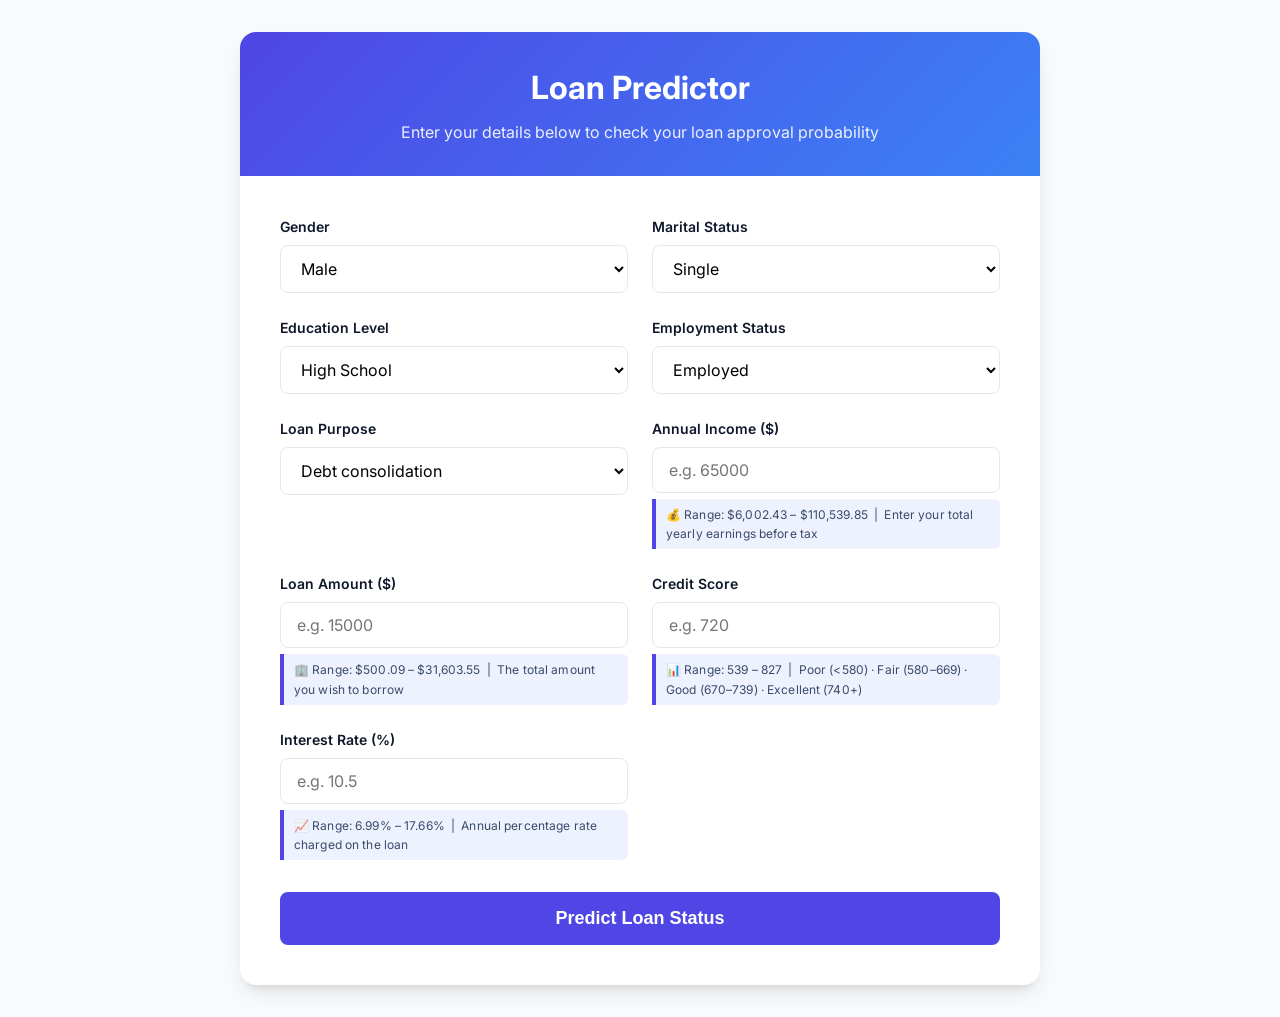
<file: frontend/index.html>
<!DOCTYPE html>
<html lang="en">
<head>
    <meta charset="UTF-8">
    <meta name="viewport" content="width=device-width, initial-scale=1.0">
    <title>Loan Predictor</title>
    <link rel="stylesheet" href="styles.css">
    <link href="https://fonts.googleapis.com/css2?family=Inter:wght@400;500;600;700&display=swap" rel="stylesheet">
    <style>
        /* Inline override – ensures hints are always visible */
        .field-hint {
            display: block !important;
            visibility: visible !important;
            opacity: 1 !important;
            margin-top: 6px;
            font-size: 0.75rem;
            font-family: 'Inter', sans-serif;
            color: #3b4a6b;
            background: #eef2ff;
            border-left: 4px solid #4f46e5;
            border-radius: 0 6px 6px 0;
            padding: 6px 10px;
            line-height: 1.6;
        }
    </style>
</head>
<body>
    <div class="container">
        <header>
            <h1>Loan Predictor</h1>
            <p>Enter your details below to check your loan approval probability</p>
        </header>

        <div class="main-content">
            <form id="prediction-form">
                <div class="form-grid">
                    <!-- Categorical Features -->
                    <div class="input-group">
                        <label for="gender">Gender</label>
                        <select id="gender" required>
                            <option value="Male">Male</option>
                            <option value="Female">Female</option>
                        </select>
                    </div>

                    <div class="input-group">
                        <label for="marital_status">Marital Status</label>
                        <select id="marital_status" required>
                            <option value="Single">Single</option>
                            <option value="Married">Married</option>
                        </select>
                    </div>

                    <div class="input-group">
                        <label for="education_level">Education Level</label>
                        <select id="education_level" required>
                            <option value="High School">High School</option>
                            <option value="Bachelor's">Bachelor's</option>
                            <option value="Master's">Master's</option>
                            <option value="PhD">PhD</option>
                        </select>
                    </div>

                    <div class="input-group">
                        <label for="employment_status">Employment Status</label>
                        <select id="employment_status" required>
                            <option value="Employed">Employed</option>
                            <option value="Self-employed">Self-employed</option>
                            <option value="Unemployed">Unemployed</option>
                        </select>
                    </div>

                    <div class="input-group">
                        <label for="loan_purpose">Loan Purpose</label>
                        <select id="loan_purpose" required>
                            <option value="Debt consolidation">Debt consolidation</option>
                            <option value="Credit card">Credit card</option>
                            <option value="Home improvement">Home improvement</option>
                            <option value="Other">Other</option>
                        </select>
                    </div>


                    <!-- Numerical Features -->
                    <div class="input-group">
                        <label for="annual_income">Annual Income ($)</label>
                        <input type="number" id="annual_income" placeholder="e.g. 65000" step="any" min="6002.43" max="110539.85" required>
                        <span class="field-hint">&#128176; Range: $6,002.43 &ndash; $110,539.85 &nbsp;|&nbsp; Enter your total yearly earnings before tax</span>
                    </div>

                    <div class="input-group">
                        <label for="loan_amount">Loan Amount ($)</label>
                        <input type="number" id="loan_amount" placeholder="e.g. 15000" step="any" min="500.09" max="31603.55" required>
                        <span class="field-hint">&#127970; Range: $500.09 &ndash; $31,603.55 &nbsp;|&nbsp; The total amount you wish to borrow</span>
                    </div>

                    <div class="input-group">
                        <label for="credit_score">Credit Score</label>
                        <input type="number" id="credit_score" placeholder="e.g. 720" min="539" max="827" required>
                        <span class="field-hint">&#128202; Range: 539 &ndash; 827 &nbsp;|&nbsp; Poor (&lt;580) &middot; Fair (580&ndash;669) &middot; Good (670&ndash;739) &middot; Excellent (740+)</span>
                    </div>

                    <div class="input-group">
                        <label for="interest_rate">Interest Rate (%)</label>
                        <input type="number" id="interest_rate" placeholder="e.g. 10.5" step="any" min="6.99" max="17.66" required>
                        <span class="field-hint">&#128200; Range: 6.99% &ndash; 17.66% &nbsp;|&nbsp; Annual percentage rate charged on the loan</span>
                    </div>
                </div>

                <button type="submit" id="submit-btn">Predict Loan Status</button>
            </form>

            <div id="result-container" class="result-container hidden">
                <div id="loading" class="hidden">
                    <div class="spinner"></div>
                    <p>Analyzing...</p>
                </div>
                <div id="prediction-result" class="hidden">
                    <h2 id="status-text"></h2>
                    <p style="font-weight: 600; margin-bottom: 1rem; color: var(--text-main);">Raw Prediction: <span id="raw-prediction"></span></p>
                    <div class="prob-container">
                        <p>Confidence: <span id="prob-text"></span></p>
                        <div class="progress-bar">
                            <div id="progress-fill" class="progress-fill"></div>
                        </div>
                    </div>
                </div>
                <div id="error-message" class="hidden error"></div>
            </div>
        </div>
    </div>

    <script>
        document.getElementById('prediction-form').addEventListener('submit', async (e) => {
            e.preventDefault();
            
            // Show loading state
            const resultContainer = document.getElementById('result-container');
            const loading = document.getElementById('loading');
            const predictionResult = document.getElementById('prediction-result');
            const errorMessage = document.getElementById('error-message');
            const submitBtn = document.getElementById('submit-btn');
            
            resultContainer.classList.remove('hidden');
            loading.classList.remove('hidden');
            predictionResult.classList.add('hidden');
            errorMessage.classList.add('hidden');
            submitBtn.disabled = true;

            // Collect data
            const data = {
                gender: document.getElementById('gender').value,
                marital_status: document.getElementById('marital_status').value,
                education_level: document.getElementById('education_level').value,
                employment_status: document.getElementById('employment_status').value,
                loan_purpose: document.getElementById('loan_purpose').value,
                annual_income: parseFloat(document.getElementById('annual_income').value),
                loan_amount: parseFloat(document.getElementById('loan_amount').value),
                credit_score: parseInt(document.getElementById('credit_score').value),
                interest_rate: parseFloat(document.getElementById('interest_rate').value)
            };

            try {
                // Change localhost to point to the FastAPI service running locally.
                // Assuming users access this via http://localhost:3000 -> API is at localhost:8000
                const response = await fetch('http://localhost:8000/predict', {
                    method: 'POST',
                    headers: {
                        'Content-Type': 'application/json'
                    },
                    body: JSON.stringify(data)
                });

                if (!response.ok) {
                    const errorData = await response.json();
                    let errMsg = errorData.detail;
                    if (typeof errMsg === 'object') {
                        errMsg = JSON.stringify(errMsg);
                    }
                    throw new Error(errMsg || 'Prediction failed');
                }

                const result = await response.json();
                
                // Process result
                loading.classList.add('hidden');
                predictionResult.classList.remove('hidden');
                
                const statusText = document.getElementById('status-text');
                const probText = document.getElementById('prob-text');
                const progressFill = document.getElementById('progress-fill');
                const rawPrediction = document.getElementById('raw-prediction');
                
                rawPrediction.textContent = result.prediction;
                
                // Note: FastAPI returns probability_paid_back
                // For progress bar, we want to show confidence. If prediction=1, confidence is prob_paid_back.
                // If prediction=0, confidence is prob_not_paid_back.
                const confidence = result.prediction === 1 
                    ? result.probability_paid_back * 100 
                    : result.probability_not_paid_back * 100;
                    
                probText.textContent = `${confidence.toFixed(1)}%`;
                progressFill.style.width = `${confidence}%`;

                if (result.prediction === 1) {
                    statusText.textContent = 'Likely to Pay Back';
                    statusText.className = 'status-approved';
                    progressFill.style.backgroundColor = 'var(--success-color)';
                } else {
                    statusText.textContent = 'High Risk of Default';
                    statusText.className = 'status-rejected';
                    progressFill.style.backgroundColor = 'var(--danger-color)';
                }

            } catch (error) {
                loading.classList.add('hidden');
                errorMessage.classList.remove('hidden');
                errorMessage.textContent = `Error: ${error.message}`;
            } finally {
                submitBtn.disabled = false;
            }
        });
    </script>
</body>
</html>
</file>
<file: frontend/styles.css>
:root {
    --primary-color: #4f46e5;
    --primary-hover: #4338ca;
    --bg-color: #f8fafc;
    --card-bg: #ffffff;
    --text-main: #0f172a;
    --text-muted: #64748b;
    --border-color: #e2e8f0;
    --success-color: #10b981;
    --danger-color: #ef4444;
}

* {
    box-sizing: border-box;
    margin: 0;
    padding: 0;
}

body {
    font-family: 'Inter', -apple-system, BlinkMacSystemFont, "Segoe UI", Roboto, sans-serif;
    background-color: var(--bg-color);
    color: var(--text-main);
    line-height: 1.5;
    display: flex;
    justify-content: center;
    align-items: center;
    min-height: 100vh;
    padding: 2rem;
}

.container {
    background: var(--card-bg);
    width: 100%;
    max-width: 800px;
    border-radius: 1rem;
    box-shadow: 0 10px 25px -5px rgba(0, 0, 0, 0.1), 0 8px 10px -6px rgba(0, 0, 0, 0.1);
    overflow: hidden;
}

header {
    background: linear-gradient(135deg, #4f46e5 0%, #3b82f6 100%);
    color: white;
    padding: 2rem;
    text-align: center;
}

header h1 {
    font-size: 2rem;
    font-weight: 700;
    margin-bottom: 0.5rem;
}

header p {
    opacity: 0.9;
    font-size: 1rem;
}

.main-content {
    padding: 2.5rem;
}

.form-grid {
    display: grid;
    grid-template-columns: 1fr 1fr;
    gap: 1.5rem;
    margin-bottom: 2rem;
}

@media (max-width: 600px) {
    .form-grid {
        grid-template-columns: 1fr;
    }
}

.input-group {
    display: flex;
    flex-direction: column;
}

.input-group label {
    font-size: 0.875rem;
    font-weight: 600;
    margin-bottom: 0.5rem;
    color: var(--text-main);
}

/* Helper description shown below numerical inputs */
.field-hint {
    margin-top: 0.4rem;
    font-size: 0.72rem;
    color: var(--text-muted);
    background: #f0f4ff;
    border-left: 3px solid var(--primary-color);
    border-radius: 0 0.3rem 0.3rem 0;
    padding: 0.35rem 0.6rem;
    line-height: 1.5;
    letter-spacing: 0.01em;
}

.input-group input, 
.input-group select {
    padding: 0.75rem 1rem;
    border: 1px solid var(--border-color);
    border-radius: 0.5rem;
    font-size: 1rem;
    font-family: inherit;
    transition: all 0.2s ease;
    background-color: #fff;
}

.input-group input:focus, 
.input-group select:focus {
    outline: none;
    border-color: var(--primary-color);
    box-shadow: 0 0 0 3px rgba(79, 70, 229, 0.2);
}

button {
    width: 100%;
    padding: 1rem;
    background-color: var(--primary-color);
    color: white;
    border: none;
    border-radius: 0.5rem;
    font-size: 1.125rem;
    font-weight: 600;
    cursor: pointer;
    transition: background-color 0.2s ease;
}

button:hover {
    background-color: var(--primary-hover);
}

button:disabled {
    background-color: var(--text-muted);
    cursor: not-allowed;
}

/* Results Section */
.result-container {
    margin-top: 2rem;
    padding: 1.5rem;
    border-radius: 0.75rem;
    background-color: #f1f5f9;
    text-align: center;
    animation: fadeIn 0.4s ease;
}

.hidden {
    display: none !important;
}

@keyframes fadeIn {
    from { opacity: 0; transform: translateY(-10px); }
    to { opacity: 1; transform: translateY(0); }
}

.status-approved {
    color: var(--success-color);
    font-size: 1.5rem;
    margin-bottom: 1rem;
}

.status-rejected {
    color: var(--danger-color);
    font-size: 1.5rem;
    margin-bottom: 1rem;
}

.prob-container {
    max-width: 300px;
    margin: 0 auto;
}

.prob-container p {
    font-size: 0.875rem;
    color: var(--text-muted);
    margin-bottom: 0.5rem;
}

.progress-bar {
    width: 100%;
    height: 12px;
    background-color: #e2e8f0;
    border-radius: 999px;
    overflow: hidden;
}

.progress-fill {
    height: 100%;
    width: 0%;
    transition: width 1s cubic-bezier(0.4, 0, 0.2, 1), background-color 0.3s ease;
}

.error {
    color: var(--danger-color);
    font-weight: 500;
}

/* Spinner */
.spinner {
    width: 40px;
    height: 40px;
    border: 4px solid #e2e8f0;
    border-top: 4px solid var(--primary-color);
    border-radius: 50%;
    animation: spin 1s linear infinite;
    margin: 0 auto 1rem auto;
}

@keyframes spin {
    0% { transform: rotate(0deg); }
    100% { transform: rotate(360deg); }
}
</file>
